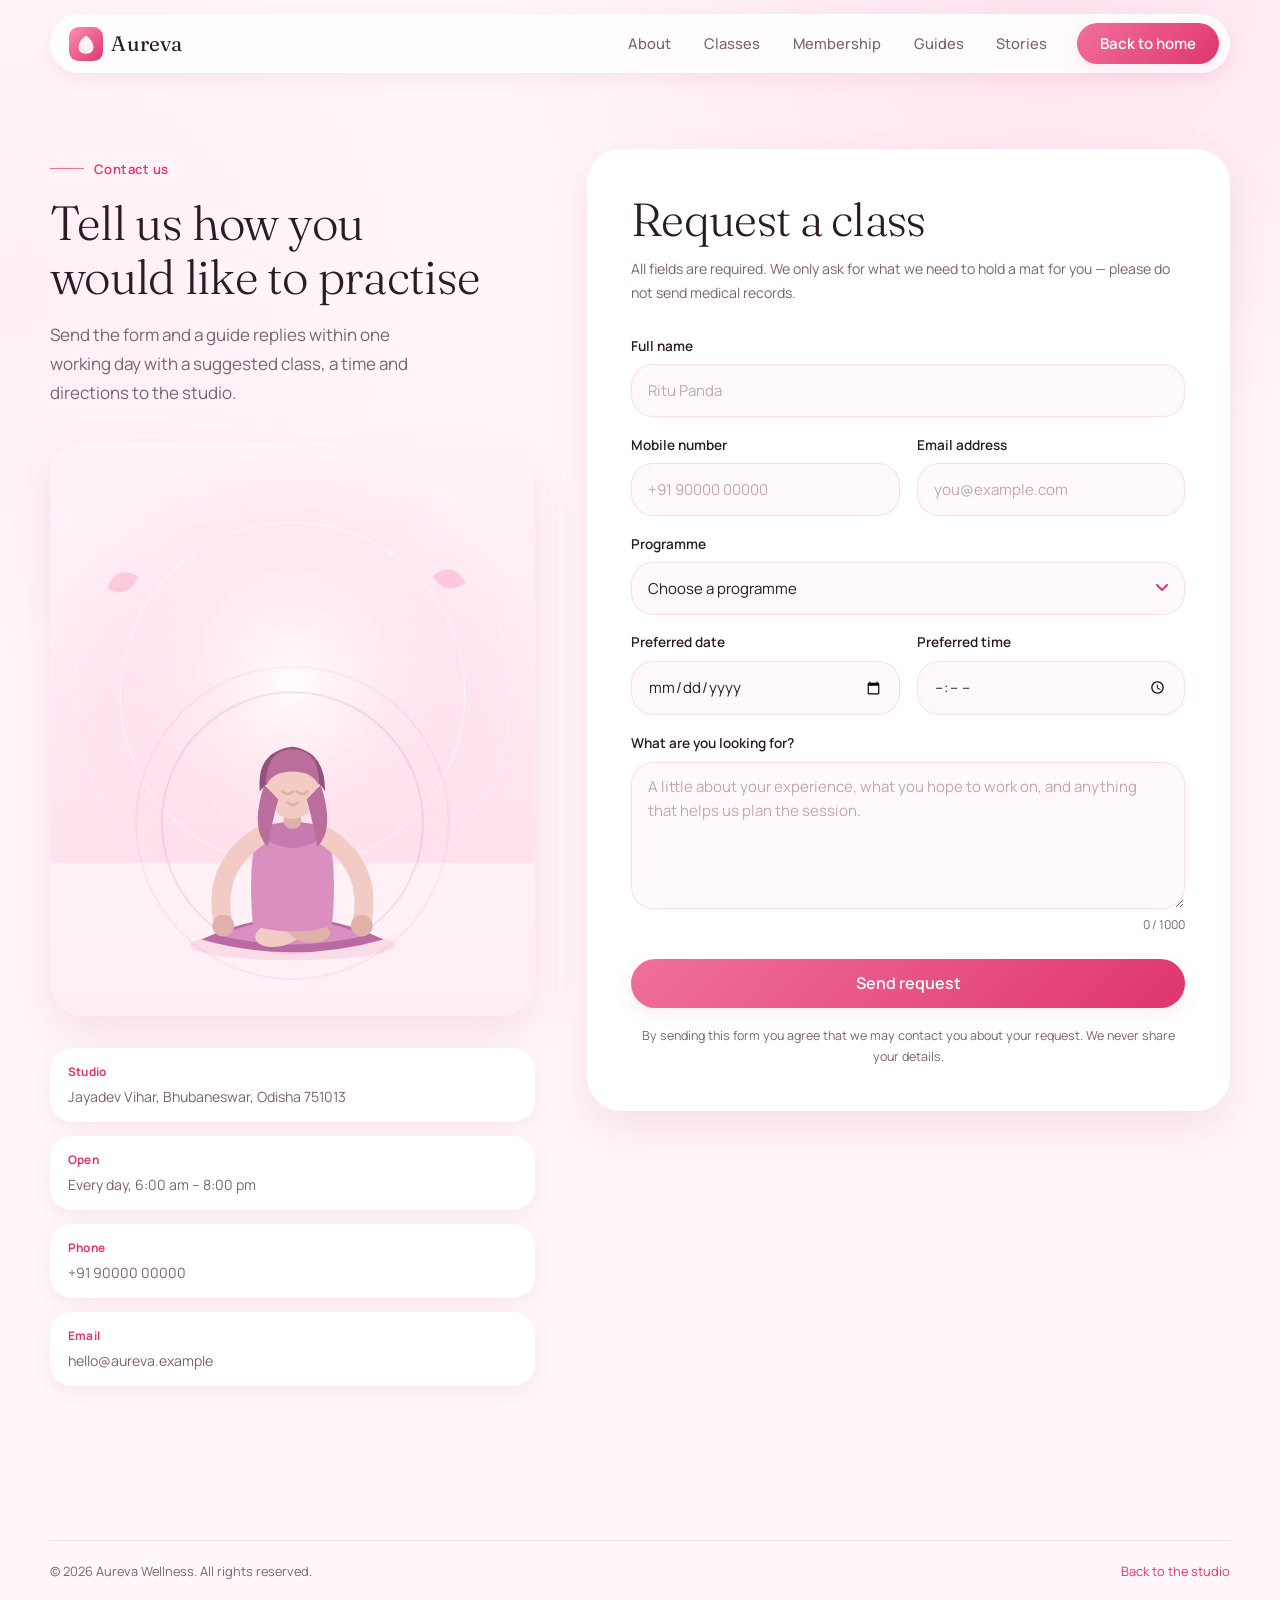
<file: frontend/contact.html>
<!DOCTYPE html>
<html lang="en">
<head>
<meta charset="UTF-8">
<meta name="viewport" content="width=device-width, initial-scale=1">
<title>Contact — Aureva Wellness</title>
<meta name="description" content="Request a class, a personal session or a studio visit at Aureva Wellness. Tell us the programme, day and time that suits you.">
<link rel="icon" type="image/svg+xml" href="assets/images/logo-mark.svg">
<link rel="preconnect" href="https://fonts.googleapis.com">
<link rel="preconnect" href="https://fonts.gstatic.com" crossorigin>
<link href="https://fonts.googleapis.com/css2?family=Fraunces:opsz,wght@9..144,300;9..144,400;9..144,500&family=Manrope:wght@400;500;600;700&display=swap" rel="stylesheet">
<link rel="stylesheet" href="style.css">
<link rel="stylesheet" href="contact.css">
</head>
<body class="page-contact">
<a class="skip-link" href="#main">Skip to content</a>

<header class="site-header" id="siteHeader">
  <nav class="nav" aria-label="Main">
    <a class="brand" href="index.html">
      <img src="assets/images/logo-mark.svg" alt="" width="34" height="34">
      <span>Aureva</span>
    </a>
    <button class="nav-toggle" id="navToggle" aria-expanded="false" aria-controls="navMenu">
      <span class="nav-toggle-bars" aria-hidden="true"></span>
      <span class="sr-only">Menu</span>
    </button>
    <ul class="nav-menu" id="navMenu">
      <li><a href="index.html#about">About</a></li>
      <li><a href="index.html#programs">Classes</a></li>
      <li><a href="index.html#membership">Membership</a></li>
      <li><a href="index.html#guides">Guides</a></li>
      <li><a href="index.html#stories">Stories</a></li>
      <li class="nav-menu-cta"><a class="btn btn-primary" href="index.html">Back to home</a></li>
    </ul>
    <a class="btn btn-primary nav-cta" href="index.html">Back to home</a>
  </nav>
</header>

<main id="main" class="contact-main">
  <div class="shell contact-grid">

    <aside class="contact-aside">
      <p class="eyebrow">Contact us</p>
      <h1>Tell us how you<br>would like to practise</h1>
      <p class="contact-lede">Send the form and a guide replies within one working day
        with a suggested class, a time and directions to the studio.</p>

      <img class="contact-art" src="assets/images/contact-yoga.svg"
           alt="A guide seated in meditation, ready to welcome new students"
           width="760" height="900">

      <ul class="contact-facts">
        <li><strong>Studio</strong>Jayadev Vihar, Bhubaneswar, Odisha 751013</li>
        <li><strong>Open</strong>Every day, 6:00 am – 8:00 pm</li>
        <li><strong>Phone</strong><a href="tel:+919000000000">+91 90000 00000</a></li>
        <li><strong>Email</strong><a href="mailto:hello@aureva.example">hello@aureva.example</a></li>
      </ul>
    </aside>

    <section class="contact-panel" aria-labelledby="formTitle">
      <h2 id="formTitle">Request a class</h2>
      <p class="contact-panel-note">All fields are required. We only ask for what we need
        to hold a mat for you — please do not send medical records.</p>

      <!-- success panel: shown in-page after a successful submission -->
      <div class="form-success" id="formSuccess" hidden>
        <span class="form-success-mark" aria-hidden="true">✓</span>
        <h3>Thank you! Your request has been submitted successfully.</h3>
        <p>Our wellness team will contact you soon — usually within one working day.
          A copy of your request has been sent to the studio inbox.</p>
        <button type="button" class="btn btn-primary" id="sendAnother">Send another request</button>
      </div>

      <!-- server/network level error -->
      <p class="form-alert" id="formAlert" role="alert" hidden></p>

      <form class="contact-form" id="contactForm" novalidate>
        <div class="field">
          <label for="fullName">Full name</label>
          <input type="text" id="fullName" name="full_name" autocomplete="name"
                 maxlength="80" placeholder="Ritu Panda" required>
          <p class="field-error" id="error-full_name" aria-live="polite"></p>
        </div>

        <div class="field-row">
          <div class="field">
            <label for="mobile">Mobile number</label>
            <input type="tel" id="mobile" name="mobile" autocomplete="tel"
                   maxlength="20" placeholder="+91 90000 00000" required>
            <p class="field-error" id="error-mobile" aria-live="polite"></p>
          </div>
          <div class="field">
            <label for="email">Email address</label>
            <input type="email" id="email" name="email" autocomplete="email"
                   maxlength="120" placeholder="you@example.com" required>
            <p class="field-error" id="error-email" aria-live="polite"></p>
          </div>
        </div>

        <div class="field">
          <label for="program">Programme</label>
          <select id="program" name="program" required>
            <option value="">Choose a programme</option>
            <option>Beginner yoga</option>
            <option>Meditation</option>
            <option>Stress relief</option>
            <option>Flexibility &amp; mobility</option>
            <option>Mindfulness</option>
            <option>Personal wellness session</option>
            <option>Not sure yet — please advise</option>
          </select>
          <p class="field-error" id="error-program" aria-live="polite"></p>
        </div>

        <div class="field-row">
          <div class="field">
            <label for="preferredDate">Preferred date</label>
            <input type="date" id="preferredDate" name="preferred_date" required>
            <p class="field-error" id="error-preferred_date" aria-live="polite"></p>
          </div>
          <div class="field">
            <label for="preferredTime">Preferred time</label>
            <input type="time" id="preferredTime" name="preferred_time" required>
            <p class="field-error" id="error-preferred_time" aria-live="polite"></p>
          </div>
        </div>

        <div class="field">
          <label for="message">What are you looking for?</label>
          <textarea id="message" name="message" rows="5" maxlength="1000"
                    placeholder="A little about your experience, what you hope to work on, and anything that helps us plan the session."
                    required></textarea>
          <p class="field-hint"><span id="messageCount">0</span> / 1000</p>
          <p class="field-error" id="error-message" aria-live="polite"></p>
        </div>

        <button type="submit" class="btn btn-primary btn-lg btn-block" id="submitBtn">
          <span class="btn-label">Send request</span>
          <span class="btn-spinner" aria-hidden="true"></span>
        </button>
        <p class="form-foot">By sending this form you agree that we may contact you about
          your request. We never share your details.</p>
      </form>
    </section>
  </div>
</main>

<footer class="site-footer contact-footer">
  <div class="shell footer-base">
    <p>© <span id="year">2026</span> Aureva Wellness. All rights reserved.</p>
    <p><a href="index.html">Back to the studio</a></p>
  </div>
</footer>

<script src="config.js"></script>
<script src="main.js"></script>
<script src="contact.js"></script>
</body>
</html>
</file>
<file: frontend/style.css>
/* ==========================================================================
   Aureva Wellness — core stylesheet
   Palette, type scale and layout primitives live here; contact.css only adds
   the form page on top of these tokens.
   ========================================================================== */

:root{
  --white:#FFFFFF;
  --cream:#FFF7FA;          /* page background */
  --blush:#FFE6EF;          /* section tint   */
  --blush-deep:#FFD3E2;
  --rose:#F0709C;           /* primary accent */
  --rose-deep:#E0356F;
  --rose-ink:#B02456;
  --ink:#2C1B23;            /* body text      */
  --ink-soft:#7C6270;
  --line:rgba(224,53,111,.14);

  --shadow-sm:0 6px 18px rgba(199,77,127,.10);
  --shadow-md:0 18px 44px rgba(199,77,127,.14);
  --shadow-glow:0 22px 50px rgba(224,53,111,.22);

  --r-sm:14px; --r-md:22px; --r-lg:34px; --r-pill:999px;

  --display:"Fraunces",Georgia,"Times New Roman",serif;
  --sans:"Manrope",-apple-system,BlinkMacSystemFont,"Segoe UI",Roboto,Arial,sans-serif;

  --shell:1180px;
  --gutter:clamp(18px,5vw,48px);
  --section-y:clamp(64px,9vw,120px);
}

*,*::before,*::after{box-sizing:border-box;}

html{scroll-behavior:smooth;-webkit-text-size-adjust:100%;}

body{
  margin:0;
  background:var(--cream);
  color:var(--ink);
  font-family:var(--sans);
  font-size:clamp(15px,.55vw + 14px,17px);
  line-height:1.7;
  overflow-x:hidden;
}

img{max-width:100%;height:auto;display:block;}
a{color:inherit;}
ul,ol,dl,dd{margin:0;padding:0;list-style:none;}
h1,h2,h3,p,figure,blockquote{margin:0;}
button{font:inherit;}

h1,h2,h3,.price strong,.stats dt{
  font-family:var(--display);
  font-weight:300;
  letter-spacing:-.015em;
  line-height:1.12;
}

h1{font-size:clamp(2.1rem,6.2vw,4.1rem);}
h2{font-size:clamp(1.75rem,4.2vw,2.9rem);}
h3{font-size:clamp(1.15rem,1.9vw,1.45rem);font-weight:400;letter-spacing:-.01em;}

.shell{width:min(100% - (var(--gutter) * 2),var(--shell));margin-inline:auto;}

.sr-only{
  position:absolute;width:1px;height:1px;padding:0;margin:-1px;
  overflow:hidden;clip:rect(0 0 0 0);white-space:nowrap;border:0;
}

.skip-link{
  position:absolute;left:50%;translate:-50% -120%;z-index:100;
  background:var(--rose-deep);color:#fff;padding:.7rem 1.2rem;
  border-radius:0 0 var(--r-sm) var(--r-sm);text-decoration:none;
}
.skip-link:focus{translate:-50% 0;}

:focus-visible{outline:2.5px solid var(--rose-deep);outline-offset:3px;border-radius:6px;}

/* ───────────────────────── buttons ───────────────────────── */
.btn{
  --btn-bg:var(--rose);
  display:inline-flex;align-items:center;justify-content:center;gap:.5rem;
  padding:.72rem 1.45rem;border:0;border-radius:var(--r-pill);
  background:var(--btn-bg);color:#fff;
  font-weight:600;font-size:.94rem;line-height:1.2;
  text-decoration:none;cursor:pointer;
  transition:background-color .25s ease,transform .25s ease,box-shadow .25s ease;
}
.btn-primary{background:linear-gradient(135deg,var(--rose) 0%,var(--rose-deep) 100%);box-shadow:var(--shadow-sm);}
.btn-primary:hover{transform:translateY(-2px);box-shadow:var(--shadow-glow);}
.btn-ghost{background:transparent;color:var(--rose-ink);border:1.5px solid var(--line);}
.btn-ghost:hover{background:var(--white);border-color:var(--rose);transform:translateY(-2px);}
.btn-light{background:var(--white);color:var(--rose-deep);}
.btn-light:hover{transform:translateY(-2px);box-shadow:0 14px 30px rgba(0,0,0,.14);}
.btn-lg{padding:.92rem 1.9rem;font-size:1rem;}
.btn-block{width:100%;}
.btn[disabled],.btn[aria-disabled="true"]{opacity:.62;cursor:not-allowed;transform:none;box-shadow:none;}

/* ───────────────────────── header ───────────────────────── */
.site-header{position:sticky;top:0;z-index:60;padding:.9rem var(--gutter) 0;}

.nav{
  width:min(100%,var(--shell));margin-inline:auto;
  display:flex;align-items:center;gap:1rem;
  padding:.5rem .6rem .5rem 1.1rem;
  background:rgba(255,255,255,.86);
  backdrop-filter:blur(14px);-webkit-backdrop-filter:blur(14px);
  border:1px solid rgba(255,255,255,.7);
  border-radius:var(--r-pill);
  box-shadow:var(--shadow-sm);
  transition:box-shadow .3s ease,background-color .3s ease;
}
.site-header.is-stuck .nav{background:rgba(255,255,255,.96);box-shadow:var(--shadow-md);}

.brand{
  display:flex;align-items:center;gap:.55rem;margin-right:auto;
  font-family:var(--display);font-size:1.3rem;letter-spacing:.01em;
  text-decoration:none;
}

.nav-menu{display:flex;align-items:center;gap:.35rem;}
.nav-menu a{
  display:block;padding:.5rem .85rem;border-radius:var(--r-pill);
  font-size:.92rem;font-weight:500;text-decoration:none;color:var(--ink-soft);
  transition:color .2s ease,background-color .2s ease;
}
.nav-menu a:hover{color:var(--rose-deep);background:var(--blush);}
.nav-menu-cta{display:none;}
.nav-cta{flex:none;}

.nav-toggle{
  display:none;width:44px;height:40px;border-radius:var(--r-pill);
  background:var(--blush);border:0;cursor:pointer;
}
.nav-toggle-bars,.nav-toggle-bars::before,.nav-toggle-bars::after{
  display:block;width:18px;height:2px;border-radius:2px;background:var(--rose-deep);
  margin-inline:auto;content:"";transition:transform .25s ease,opacity .2s ease;
}
.nav-toggle-bars::before{transform:translateY(-6px);}
.nav-toggle-bars::after{transform:translateY(4px);}
.nav-toggle[aria-expanded="true"] .nav-toggle-bars{background:transparent;}
.nav-toggle[aria-expanded="true"] .nav-toggle-bars::before{transform:rotate(45deg);}
.nav-toggle[aria-expanded="true"] .nav-toggle-bars::after{transform:translateY(-2px) rotate(-45deg);}

/* ───────────────────────── hero ───────────────────────── */
.hero{padding:clamp(16px,2.4vw,28px) var(--gutter) 0;}

.hero-canvas{
  position:relative;width:min(100%,1320px);margin:0 auto;
  border-radius:clamp(24px,3vw,40px);
  background:linear-gradient(180deg,#FFF2F7 0%,#FFDCE9 58%,#FFCFE0 100%);
  overflow:hidden;
}
.hero-art{width:100%;display:block;}

.chip{
  position:absolute;z-index:2;
  display:flex;align-items:center;gap:.55rem;
  padding:.5rem .85rem;
  background:rgba(255,255,255,.9);
  backdrop-filter:blur(8px);-webkit-backdrop-filter:blur(8px);
  border-radius:var(--r-pill);
  box-shadow:var(--shadow-sm);
  font-size:.74rem;line-height:1.25;color:var(--ink-soft);
  white-space:nowrap;
}
.chip strong{display:block;font-size:.84rem;font-weight:700;color:var(--ink);}
.chip span{display:block;}

.chip-avatars{display:inline-flex;}
.chip-avatars img{width:30px;height:30px;border-radius:50%;border:2px solid #fff;object-fit:cover;}
.chip-avatars img + img{margin-left:-11px;}

.chip-teachers{top:7%;left:4%;}
.chip-pose-a{top:15%;left:24%;}
.chip-pose-b{top:11%;right:8%;}
.chip-pose-c{top:33%;left:14%;}
.chip-pose-d{top:29%;right:17%;}
.chip-time{bottom:9%;left:6%;}
.chip-dot{width:8px;height:8px;border-radius:50%;background:var(--rose-deep);}

.hero-copy{
  width:min(100% - (var(--gutter) * 2),var(--shell));margin:clamp(28px,4vw,56px) auto 0;
  display:grid;gap:clamp(18px,3vw,40px);
  grid-template-columns:minmax(0,1.05fr) minmax(0,.95fr);
  align-items:end;
}
.hero-copy h1{max-width:12ch;}
.hero-lede{max-width:46ch;color:var(--ink-soft);}
.hero-actions{grid-column:1 / -1;display:flex;flex-wrap:wrap;gap:.8rem;margin-top:.4rem;}

/* ───────────────────────── section heads ───────────────────────── */
.section-head{text-align:center;max-width:60ch;margin:0 auto clamp(34px,5vw,58px);}
.section-head p{margin-top:1rem;color:var(--ink-soft);}

.eyebrow{
  display:inline-flex;align-items:center;gap:.6rem;
  color:var(--rose-deep);font-size:.82rem;font-weight:600;letter-spacing:.04em;
}
.eyebrow::before{content:"";width:34px;height:1.5px;background:var(--rose);border-radius:2px;}

/* ───────────────────────── about ───────────────────────── */
.about{padding:var(--section-y) 0;}
.about-grid{
  display:grid;gap:clamp(30px,5vw,64px);
  grid-template-columns:minmax(0,1.1fr) minmax(0,.9fr);
  align-items:center;
}
.statement{
  font-family:var(--display);font-weight:300;
  font-size:clamp(1.25rem,2.5vw,1.85rem);line-height:1.45;
  margin-top:1.2rem;max-width:34ch;
}
.stats{display:flex;flex-wrap:wrap;gap:clamp(20px,4vw,48px);margin-top:clamp(28px,4vw,48px);}
.stats div{position:relative;padding-right:clamp(20px,4vw,48px);}
.stats div + div::before{
  content:"";position:absolute;left:calc(-1 * clamp(10px,2vw,24px));top:6px;bottom:6px;
  width:1px;background:var(--line);
}
.stats dt{font-size:clamp(1.8rem,3.4vw,2.5rem);}
.stats dd{color:var(--ink-soft);font-size:.86rem;max-width:16ch;}

.about-art{position:relative;}
.about-art img{border-radius:var(--r-lg);box-shadow:var(--shadow-md);}
.about-note{
  position:absolute;left:50%;bottom:-18px;translate:-50% 0;
  background:var(--white);border-radius:var(--r-pill);
  padding:.55rem 1.1rem;font-size:.78rem;color:var(--ink-soft);
  box-shadow:var(--shadow-sm);white-space:nowrap;
}

/* ───────────────────────── programs + card hover ───────────────────────── */
.programs{padding:var(--section-y) 0;background:var(--blush);}

.card-grid{
  display:grid;gap:clamp(18px,2.4vw,26px);
  grid-template-columns:repeat(auto-fit,minmax(min(100%,280px),1fr));
}
.card{
  position:relative;isolation:isolate;
  background:var(--white);border:1px solid rgba(255,255,255,.9);
  border-radius:var(--r-lg);padding:14px;overflow:hidden;
  box-shadow:var(--shadow-sm);
  transition:transform .35s cubic-bezier(.22,.68,.32,1),
             background-color .35s ease,
             box-shadow .35s ease;
}
/* soft pink glow that fades in behind the card content on hover */
.card::after{
  content:"";position:absolute;inset:-30% -10% auto -10%;height:70%;z-index:-1;
  background:radial-gradient(60% 70% at 50% 40%,rgba(240,112,156,.42),transparent 70%);
  opacity:0;transition:opacity .35s ease;
}
.card:hover,.card:focus-within{
  transform:translateY(-8px);
  background:#FFF6FA;
  box-shadow:var(--shadow-glow);
}
.card:hover::after,.card:focus-within::after{opacity:1;}

.card img{border-radius:calc(var(--r-lg) - 14px);aspect-ratio:19 / 14;object-fit:cover;}
.card-body{padding:1.15rem .65rem .6rem;}
.card-body p{margin-top:.6rem;color:var(--ink-soft);font-size:.93rem;}
.card-meta{margin-top:.9rem;font-size:.8rem;font-weight:600;color:var(--rose-deep);}

/* ───────────────────────── consistent practice ───────────────────────── */
.practice{padding:var(--section-y) 0;}
.practice-grid{
  display:grid;gap:clamp(30px,5vw,60px);
  grid-template-columns:minmax(0,.95fr) minmax(0,1.05fr);
  align-items:center;
}
.practice-art img{border-radius:var(--r-lg);box-shadow:var(--shadow-md);}
.practice-copy p{margin-top:1.1rem;color:var(--ink-soft);max-width:48ch;}

.practice-strip{display:grid;grid-template-columns:repeat(3,1fr);gap:12px;margin-top:clamp(24px,3vw,34px);}
.practice-strip li{position:relative;}
.practice-strip img{border-radius:var(--r-md);aspect-ratio:3 / 4;object-fit:cover;}
.practice-strip span{
  position:absolute;left:8px;bottom:8px;
  background:rgba(255,255,255,.92);border-radius:var(--r-pill);
  padding:.25rem .65rem;font-size:.72rem;font-weight:600;color:var(--rose-deep);
}

/* ───────────────────────── membership ───────────────────────── */
.membership{position:relative;padding:var(--section-y) 0;background:var(--blush);overflow:hidden;}

.watermark{
  position:absolute;left:50%;bottom:-.18em;translate:-50% 0;
  font-family:var(--display);font-weight:300;
  font-size:clamp(7rem,22vw,18rem);line-height:.8;
  color:rgba(224,53,111,.07);pointer-events:none;user-select:none;
}

.membership-grid{
  position:relative;z-index:1;
  display:grid;gap:clamp(28px,4vw,56px);
  grid-template-columns:minmax(0,1fr) minmax(0,.82fr);
  align-items:center;
}
.membership-copy p{margin:1.1rem 0 1.8rem;color:var(--ink-soft);max-width:44ch;}
.membership-proof{display:flex;align-items:center;gap:.8rem;margin-top:2rem;}
.membership-proof p{margin:0;font-size:.84rem;}

.price-card{
  background:linear-gradient(160deg,var(--rose) 0%,var(--rose-deep) 100%);
  color:#fff;border-radius:var(--r-lg);padding:clamp(22px,3vw,32px);
  box-shadow:var(--shadow-glow);
}
.price-head{display:flex;align-items:center;gap:.6rem;font-size:.86rem;}
.price-head p{margin-right:auto;}
.price-mark{width:30px;height:30px;border-radius:50%;background:rgba(255,255,255,.28);}
.price-tag{background:rgba(255,255,255,.22);border-radius:var(--r-pill);padding:.25rem .7rem;font-size:.74rem;font-weight:600;}
.price-card h3{margin:1.4rem 0 1rem;color:#fff;}
.price-list{display:grid;grid-template-columns:repeat(auto-fit,minmax(130px,1fr));gap:.5rem;}
.price-list li{
  background:rgba(255,255,255,.16);border-radius:var(--r-pill);
  padding:.42rem .85rem;font-size:.8rem;
}
.price{display:flex;align-items:baseline;gap:.4rem;margin:1.6rem 0 1.2rem;}
.price strong{font-size:clamp(2.4rem,5vw,3.2rem);font-weight:400;}
.price span{font-size:.9rem;opacity:.85;}

/* ───────────────────────── guides ───────────────────────── */
.guides{padding:var(--section-y) 0;}
.guide-feature{
  display:grid;gap:clamp(24px,4vw,56px);
  grid-template-columns:minmax(0,.8fr) minmax(0,1.2fr);
  align-items:center;
  background:var(--white);border-radius:var(--r-lg);
  padding:clamp(20px,3vw,40px);box-shadow:var(--shadow-sm);
}
.guide-feature > img{border-radius:50%;box-shadow:var(--shadow-md);}
.guide-feature-copy p{margin-top:.9rem;color:var(--ink-soft);}
.guide-role{color:var(--rose-deep)!important;font-size:.86rem;font-weight:600;margin-top:.4rem!important;}
.guide-years{font-size:.9rem;}
.guide-years strong{font-family:var(--display);font-size:1.6rem;font-weight:400;color:var(--ink);margin-right:.4rem;}
.guide-feature-copy .btn{margin-top:1.4rem;}

.guide-list{display:grid;grid-template-columns:repeat(auto-fit,minmax(min(100%,300px),1fr));gap:clamp(16px,2.4vw,24px);margin-top:clamp(18px,2.4vw,24px);}
.guide-list li{
  display:flex;align-items:center;gap:1.1rem;
  background:var(--white);border-radius:var(--r-lg);padding:1.1rem;
  box-shadow:var(--shadow-sm);
  transition:transform .3s ease,box-shadow .3s ease;
}
.guide-list li:hover{transform:translateY(-5px);box-shadow:var(--shadow-md);}
.guide-list img{width:88px;height:88px;border-radius:50%;flex:none;object-fit:cover;}
.guide-list p:last-child{color:var(--ink-soft);font-size:.88rem;margin-top:.45rem;}

/* ───────────────────────── stories ───────────────────────── */
.stories{padding:var(--section-y) 0;background:var(--blush);}
.stories-grid{
  display:grid;gap:clamp(18px,2.4vw,26px);
  grid-template-columns:minmax(0,1fr) minmax(0,.86fr) minmax(0,1fr);
  align-items:stretch;
}
.story-card{
  display:flex;flex-direction:column;justify-content:space-between;gap:1.6rem;
  background:var(--white);border-radius:var(--r-lg);padding:clamp(20px,2.6vw,30px);
  box-shadow:var(--shadow-sm);
}
.story-card > p{font-size:.96rem;}
.story-card footer{display:flex;align-items:center;gap:.75rem;}
.story-card footer img{width:46px;height:46px;border-radius:50%;flex:none;}
.story-card footer span{font-size:.78rem;color:var(--ink-soft);}
.story-card footer strong{display:block;font-size:.92rem;color:var(--ink);}
.rating{
  margin-left:auto;background:var(--blush);color:var(--rose-deep);
  border-radius:var(--r-pill);padding:.3rem .7rem;font-weight:700;font-size:.82rem!important;
}
.story-feature{position:relative;border-radius:var(--r-lg);overflow:hidden;box-shadow:var(--shadow-md);}
.story-feature img{width:100%;height:100%;object-fit:cover;}
.story-feature p{
  position:absolute;left:14px;right:14px;bottom:14px;
  background:rgba(255,255,255,.9);border-radius:var(--r-md);
  padding:.7rem .95rem;font-size:.86rem;font-family:var(--display);
}

/* ───────────────────────── footer ───────────────────────── */
.site-footer{position:relative;padding:var(--section-y) 0 1.6rem;overflow:hidden;}
.watermark-footer{color:rgba(224,53,111,.08);}

.footer-grid{
  position:relative;z-index:1;
  display:grid;gap:clamp(28px,4vw,48px);
  grid-template-columns:minmax(0,1fr) minmax(0,1.1fr) minmax(0,.55fr);
  align-items:start;
}
.footer-lead p{margin:1rem 0 1.6rem;color:var(--ink-soft);max-width:34ch;}

.footer-links{display:grid;grid-template-columns:repeat(auto-fit,minmax(150px,1fr));gap:1.6rem;}
.footer-links h3{font-family:var(--sans);font-size:.82rem;font-weight:700;letter-spacing:.03em;}
.footer-links ul{margin-top:.9rem;display:grid;gap:.5rem;}
.footer-links li,.footer-links a{font-size:.88rem;color:var(--ink-soft);text-decoration:none;}
.footer-links a:hover{color:var(--rose-deep);}

.footer-art{align-self:end;justify-self:center;max-width:220px;}

.footer-base{
  position:relative;z-index:1;
  display:flex;flex-wrap:wrap;justify-content:space-between;gap:.6rem;
  margin-top:clamp(36px,5vw,64px);padding-top:1.3rem;
  border-top:1px solid var(--line);
  font-size:.8rem;color:var(--ink-soft);
}

/* ───────────────────────── responsive ───────────────────────── */
@media (max-width:980px){
  .about-grid,.practice-grid,.membership-grid,.guide-feature{grid-template-columns:1fr;}
  .practice-art{order:2;}
  .guide-feature > img{max-width:280px;margin-inline:auto;}
  .stories-grid{grid-template-columns:1fr 1fr;}
  .story-feature{grid-column:1 / -1;max-height:420px;}
  .footer-grid{grid-template-columns:1fr 1fr;}
  .footer-art{grid-column:1 / -1;max-width:180px;}
}

@media (max-width:820px){
  .nav-toggle{display:block;}
  .nav-cta{display:none;}
  .nav{flex-wrap:wrap;border-radius:var(--r-lg);padding:.65rem .75rem;}
  .nav-menu{
    display:none;order:3;width:100%;
    flex-direction:column;align-items:stretch;gap:.15rem;
    padding:.5rem .2rem .3rem;
  }
  .nav.is-open .nav-menu{display:flex;}
  .nav-menu a{padding:.7rem .9rem;}
  .nav-menu-cta{display:block;margin-top:.4rem;}
  .nav-menu-cta a{color:#fff;text-align:center;}
  .nav-menu-cta a:hover{color:#fff;background:linear-gradient(135deg,var(--rose) 0%,var(--rose-deep) 100%);}

  .hero-copy{grid-template-columns:1fr;align-items:start;}
  .chip-pose-a,.chip-pose-c,.chip-pose-d{display:none;}
  .chip{font-size:.68rem;padding:.4rem .7rem;}
}

@media (max-width:640px){
  .stories-grid{grid-template-columns:1fr;}
  .story-feature{max-height:320px;}
  .footer-grid{grid-template-columns:1fr;}
  .practice-strip{gap:8px;}
  .stats{gap:18px;}
  .stats div{padding-right:18px;}
  .stats div + div::before{display:none;}
  .chip-teachers{top:4%;left:3%;}
  .chip-time{bottom:5%;left:4%;}
  .chip-pose-b{top:6%;right:4%;}
}

@media (max-width:360px){
  .chip-teachers,.chip-pose-b{display:none;}
  .btn{padding:.68rem 1.15rem;}
}

@media (prefers-reduced-motion:reduce){
  html{scroll-behavior:auto;}
  *,*::before,*::after{transition-duration:.01ms!important;animation-duration:.01ms!important;}
}
</file>
<file: frontend/contact.css>
/* ==========================================================================
   Aureva Wellness — contact page only. Loaded after style.css.
   ========================================================================== */

.page-contact{
  background:
    radial-gradient(70% 45% at 82% 0%,#FFE3EE 0%,rgba(255,227,238,0) 62%),
    radial-gradient(60% 40% at 0% 18%,#FFEFF5 0%,rgba(255,239,245,0) 60%),
    var(--cream);
  background-repeat:no-repeat;
}

.contact-main{padding:clamp(34px,6vw,76px) 0 clamp(50px,7vw,96px);}

.contact-grid{
  display:grid;gap:clamp(28px,4vw,60px);
  grid-template-columns:minmax(0,.86fr) minmax(0,1.14fr);
  align-items:start;
}

/* ───────────────────────── left column ───────────────────────── */
.contact-aside h1{margin-top:1rem;font-size:clamp(1.9rem,4.4vw,3rem);}
.contact-lede{margin-top:1.1rem;color:var(--ink-soft);max-width:38ch;}

.contact-art{
  margin-top:clamp(22px,3vw,34px);
  border-radius:var(--r-lg);
  box-shadow:var(--shadow-md);
  width:100%;
}

.contact-facts{display:grid;gap:.9rem;margin-top:clamp(22px,3vw,32px);}
.contact-facts li{
  background:var(--white);border-radius:var(--r-md);
  padding:.85rem 1.1rem;box-shadow:var(--shadow-sm);
  font-size:.88rem;color:var(--ink-soft);
}
.contact-facts strong{
  display:block;font-size:.74rem;font-weight:700;letter-spacing:.03em;
  color:var(--rose-deep);margin-bottom:.15rem;
}
.contact-facts a{text-decoration:none;}
.contact-facts a:hover{color:var(--rose-deep);}

/* ───────────────────────── form panel ───────────────────────── */
.contact-panel{
  background:var(--white);
  border:1px solid rgba(255,255,255,.9);
  border-radius:var(--r-lg);
  padding:clamp(22px,3.4vw,44px);
  box-shadow:var(--shadow-md);
}
.contact-panel-note{margin-top:.7rem;color:var(--ink-soft);font-size:.88rem;}

.contact-form{margin-top:clamp(20px,2.6vw,30px);display:grid;gap:1.05rem;}

.field{display:grid;gap:.4rem;min-width:0;}
.field-row{display:grid;grid-template-columns:1fr 1fr;gap:1.05rem;}

.field label{font-size:.85rem;font-weight:600;}

.field input,
.field select,
.field textarea{
  width:100%;font:inherit;font-size:.94rem;color:var(--ink);
  background:#FFF9FB;
  border:1.5px solid var(--line);
  border-radius:var(--r-md);
  padding:.78rem 1rem;
  transition:border-color .2s ease,box-shadow .2s ease,background-color .2s ease;
  -webkit-appearance:none;appearance:none;
}
.field textarea{resize:vertical;min-height:120px;line-height:1.6;}

.field select{
  background-image:url("data:image/svg+xml,%3Csvg xmlns='http://www.w3.org/2000/svg' width='12' height='8' viewBox='0 0 12 8'%3E%3Cpath d='M1 1l5 5 5-5' stroke='%23E0356F' stroke-width='2' fill='none' stroke-linecap='round' stroke-linejoin='round'/%3E%3C/svg%3E");
  background-repeat:no-repeat;
  background-position:right 1rem center;
  padding-right:2.6rem;
}
/* date/time controls keep their native picker but match the field style */
.field input[type="date"],
.field input[type="time"]{min-height:48px;}

.field input::placeholder,
.field textarea::placeholder{color:#C3A5B1;}

.field input:focus,
.field select:focus,
.field textarea:focus{
  outline:none;background:var(--white);
  border-color:var(--rose);
  box-shadow:0 0 0 4px rgba(240,112,156,.18);
}

.field.has-error input,
.field.has-error select,
.field.has-error textarea{
  border-color:#D7375F;background:#FFF5F7;
}

.field-error{font-size:.8rem;color:#C32950;min-height:0;}
.field-error:empty{display:none;}
.field-hint{font-size:.76rem;color:var(--ink-soft);text-align:right;}

/* submit button states */
#submitBtn{margin-top:.4rem;position:relative;}
.btn-spinner{display:none;width:17px;height:17px;border-radius:50%;
  border:2.5px solid rgba(255,255,255,.45);border-top-color:#fff;
  animation:spin .8s linear infinite;}
#submitBtn.is-loading .btn-spinner{display:block;}
@keyframes spin{to{transform:rotate(360deg);}}

.form-foot{font-size:.78rem;color:var(--ink-soft);text-align:center;}

/* alerts and success */
.form-alert{
  margin-top:1.2rem;background:#FFF1F4;border:1.5px solid #F3B9C7;
  color:#A82248;border-radius:var(--r-md);padding:.85rem 1.1rem;font-size:.88rem;
}

.form-success{
  margin-top:1.4rem;text-align:center;
  background:linear-gradient(160deg,#FFF3F8 0%,#FFE4EE 100%);
  border:1.5px solid rgba(224,53,111,.18);
  border-radius:var(--r-lg);padding:clamp(24px,3vw,38px);
}
.form-success-mark{
  display:grid;place-items:center;width:52px;height:52px;margin:0 auto 1rem;
  border-radius:50%;background:linear-gradient(135deg,var(--rose),var(--rose-deep));
  color:#fff;font-size:1.5rem;line-height:1;
}
.form-success h3{font-size:clamp(1.1rem,2.2vw,1.4rem);}
.form-success p{margin:.8rem auto 1.4rem;max-width:46ch;color:var(--ink-soft);font-size:.92rem;}

.contact-footer{padding-top:0;}
.contact-footer a{color:var(--rose-deep);text-decoration:none;}

/* ───────────────────────── responsive ───────────────────────── */
@media (max-width:980px){
  .contact-grid{grid-template-columns:1fr;}
  .contact-art{max-width:460px;margin-inline:auto;}
}

@media (max-width:560px){
  .field-row{grid-template-columns:1fr;}
}
</file>
